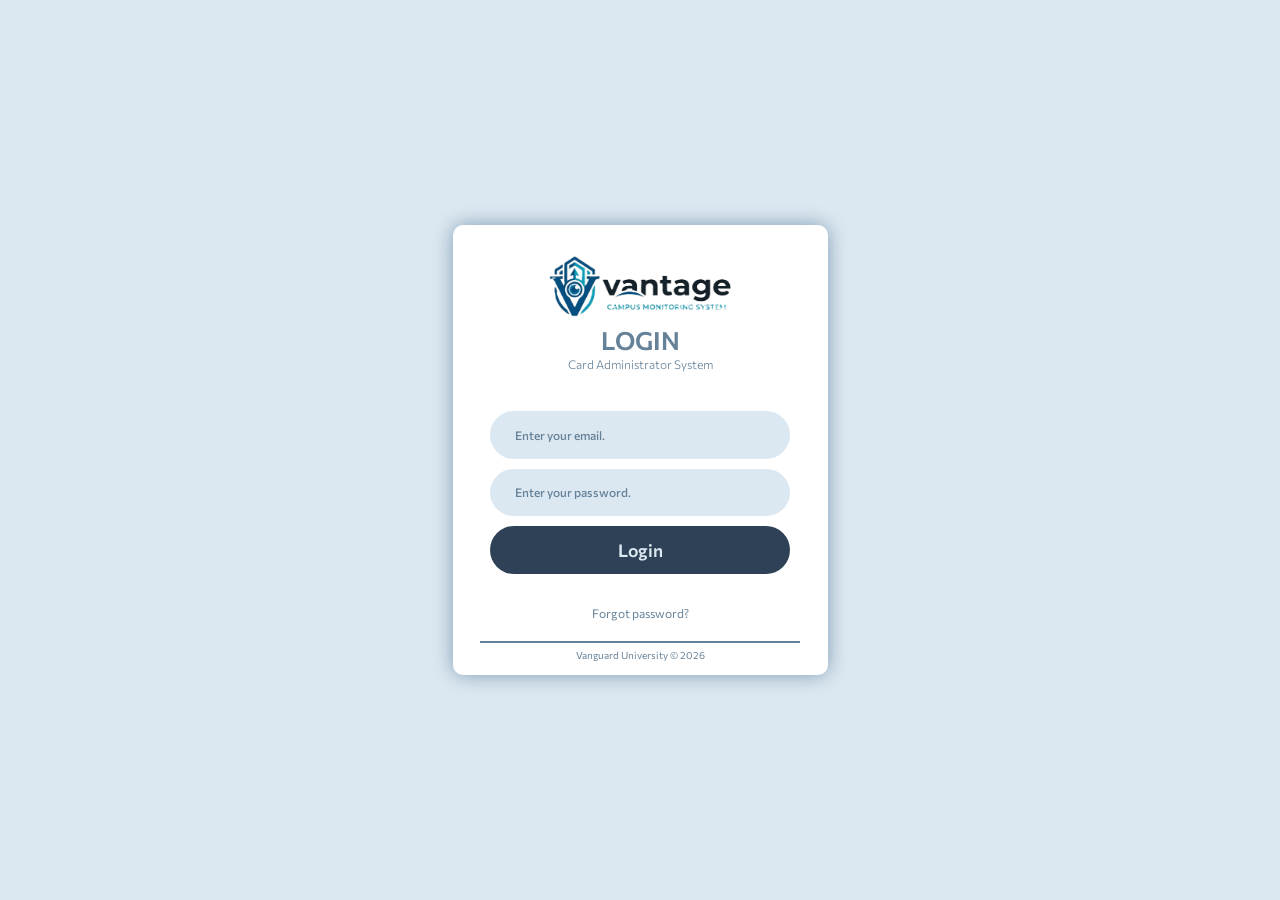
<file: Vantage/Frontend/pages/login.html>
<!DOCTYPE html>
<html lang="en">
<head>
    <meta charset="UTF-8">
    <meta name="viewport" content="width=device-width, initial-scale=1.0">
    <title>Vantage</title>
    <link rel="icon" href="../assets/small logo with circle.png">
    <link rel="stylesheet" href="../css/login.css">
    <link rel="preconnect" href="https://fonts.googleapis.com">
    <link rel="preconnect" href="https://fonts.gstatic.com" crossorigin>
    <link
        href="https://fonts.googleapis.com/css2?family=Commissioner:wght@100..900&family=Zalando+Sans+SemiExpanded:ital,wght@0,200..900;1,200..900&display=swap"
        rel="stylesheet">
    <link href='https://unpkg.com/boxicons@2.1.4/css/boxicons.min.css' rel='stylesheet'>
    <link rel="stylesheet" href="https://maxcdn.bootstrapcdn.com/font-awesome/4.7.0/css/font-awesome.min.css"></link> 
</head>
<body>
        <div id="login" class="login">
            <img src="../assets/big logo.png" alt="Logo">
            <h2>LOGIN</h2>
            <p>Card Administrator System</p>
            <form id="loginForm" onsubmit="event.preventDefault(); login();">
                    <input type="email" id="email" placeholder="Enter your email."><br>
                    <input type="password" id="password" placeholder="Enter your password."> <br>
                    <button type="submit">Login</button><br>
                    <a href="#">Forgot password?</a>
            </form>
            <hr>
            <footer>Vanguard University © 2026</footer>
        </div> 

        <script src="../js/login.js"></script>
</body>
</html>
</file>
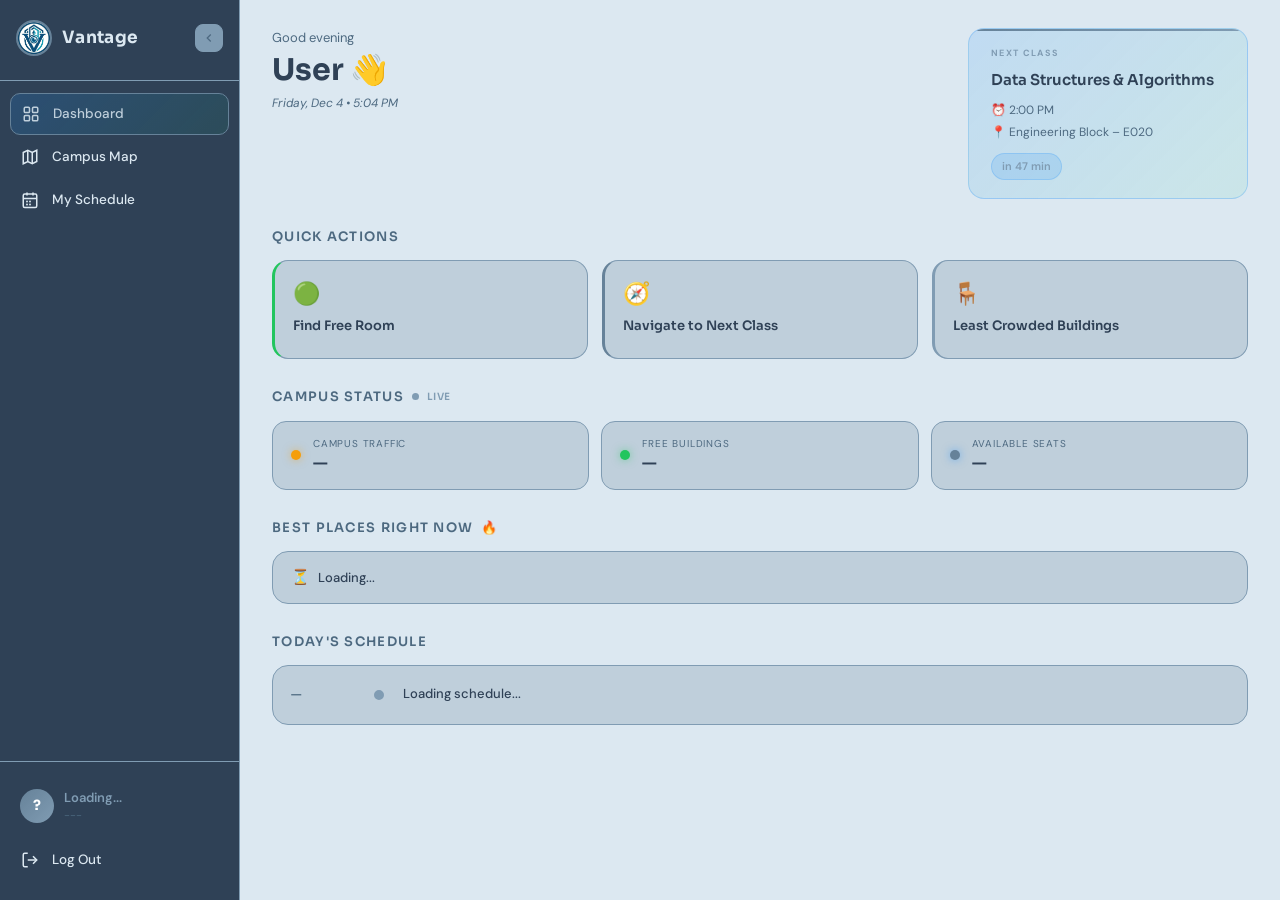
<file: Vantage/Frontend/pages/student-dashboard.html>
<!DOCTYPE html>
<html lang="en">
<head>
  <meta charset="UTF-8" />
  <meta name="viewport" content="width=device-width, initial-scale=1.0"/>
  <title>Vantage – Student Dashboard</title>
  <link rel="stylesheet" href="../css/student-dashboard.css" />
  <link href="https://fonts.googleapis.com/css2?family=Sora:wght@300;400;500;600;700&family=DM+Sans:ital,wght@0,300;0,400;0,500;1,300&display=swap" rel="stylesheet"/>
  <link rel="icon" href="../assets/small logo with circle.png">
</head>
<body>

  <!-- SIDEBAR -->
  <aside class="sidebar" id="sidebar">
    <div class="sidebar-top">
      <div class="logo-wrap">
        <img src="../assets/small logo with circle.png" alt="Vantage Logo" class="logo-img"/>
        <span class="logo-text">Vantage</span>
      </div>
      <button class="collapse-btn" id="collapseBtn" title="Toggle menu">
        <svg viewBox="0 0 24 24" fill="none" stroke="currentColor" stroke-width="2.2">
          <path d="M15 18l-6-6 6-6"/>
        </svg>
      </button>
    </div>

    <nav class="sidebar-nav">
      <a href="student-dashboard.html" class="nav-link active" data-label="Dashboard">
        <span class="nav-icon">
          <svg viewBox="0 0 24 24" fill="none" stroke="currentColor" stroke-width="2">
            <rect x="3" y="3" width="7" height="7" rx="1.5"/>
            <rect x="14" y="3" width="7" height="7" rx="1.5"/>
            <rect x="3" y="14" width="7" height="7" rx="1.5"/>
            <rect x="14" y="14" width="7" height="7" rx="1.5"/>
          </svg>
        </span>
        <span class="nav-label">Dashboard</span>
      </a>
      <a href="../student-map/map.html" class="nav-link" data-label="Campus Map">
        <span class="nav-icon">
          <svg viewBox="0 0 24 24" fill="none" stroke="currentColor" stroke-width="2">
            <polygon points="3,6 9,3 15,6 21,3 21,18 15,21 9,18 3,21"/>
            <line x1="9" y1="3" x2="9" y2="18"/>
            <line x1="15" y1="6" x2="15" y2="21"/>
          </svg>
        </span>
        <span class="nav-label">Campus Map</span>
      </a>
      <a href="student-timetable.html" class="nav-link" data-label="My Schedule">
        <span class="nav-icon">
          <svg viewBox="0 0 24 24" fill="none" stroke="currentColor" stroke-width="2">
            <rect x="3" y="4" width="18" height="18" rx="2"/>
            <line x1="16" y1="2" x2="16" y2="6"/>
            <line x1="8" y1="2" x2="8" y2="6"/>
            <line x1="3" y1="10" x2="21" y2="10"/>
            <line x1="8" y1="14" x2="8" y2="14" stroke-linecap="round" stroke-width="2.5"/>
            <line x1="12" y1="14" x2="12" y2="14" stroke-linecap="round" stroke-width="2.5"/>
            <line x1="8" y1="18" x2="8" y2="18" stroke-linecap="round" stroke-width="2.5"/>
            <line x1="12" y1="18" x2="12" y2="18" stroke-linecap="round" stroke-width="2.5"/>
          </svg>
        </span>
        <span class="nav-label">My Schedule</span>
      </a>
    </nav>

    <div class="sidebar-bottom">
      <div class="user-mini">
        <div class="avatar-sm">?</div>
        <div class="user-mini-info">
          <span class="user-mini-name">Loading...</span>
          <span class="user-mini-dept">---</span>
        </div>
      </div>
      <a href="#" class="nav-link logout" id="logout-btn">
        <span class="nav-icon">
          <svg viewBox="0 0 24 24" fill="none" stroke="currentColor" stroke-width="2">
            <path d="M9 21H5a2 2 0 01-2-2V5a2 2 0 012-2h4"/>
            <polyline points="16,17 21,12 16,7"/>
            <line x1="21" y1="12" x2="9" y2="12"/>
          </svg>
        </span>
        <span class="nav-label">Log Out</span>
      </a>
    </div>
  </aside>

  <!-- MAIN -->
  <main class="main" id="mainContent">

    <!-- SCROLLABLE MIDDLE SECTION -->
    <div class="scroll-wrapper">

      <!-- A. PERSONAL HEADER -->
      <section class="personal-header">
        <div class="greeting-block">
          <p class="greeting-sub" id="timeGreeting">Good afternoon</p>
          <h1 class="greeting-name">User <span class="wave">👋</span></h1>
          <p class="greeting-meta" id="liveTime">—</p>
        </div>
        <div class="next-class-card">
          <div class="next-class-badge">NEXT CLASS</div>
          <p class="next-class-title">Data Structures & Algorithms</p>
          <div class="next-class-meta">
            <span class="next-class-time">⏰ 2:00 PM</span>
            <span class="next-class-loc">📍 Engineering Block – E020</span>
          </div>
          <div class="next-class-countdown" id="countdown">in 47 min</div>
        </div>
      </section>

      <!-- B. SMART QUICK ACTIONS -->
      <section class="section-block">
        <h2 class="section-title">Quick Actions</h2>
        <div class="quick-actions">
          <button class="action-card green" id="action-free-room" onclick="pulse(this); showFreeRooms()">
            <div class="action-icon">🟢</div>
            <div class="action-label">Find Free Room</div>
          </button>
          <button class="action-card blue" id="action-navigate" onclick="pulse(this); showNextClassNav()">
            <div class="action-icon">🧭</div>
            <div class="action-label">Navigate to Next Class</div>
          </button>
          <button class="action-card teal" id="action-crowded" onclick="pulse(this); showLeastCrowded()">
            <div class="action-icon">🪑</div>
            <div class="action-label">Least Crowded Buildings</div>
          </button>
        </div>
      </section>

      <!-- C. LIVE CAMPUS STATUS -->
      <section class="section-block">
        <h2 class="section-title">Campus Status <span class="live-dot"></span><span class="live-text">Live</span></h2>
        <div class="status-strip" id="campus-status-strip">
          <div class="status-pill">
            <div class="status-indicator moderate" id="traffic-indicator"></div>
            <div>
              <div class="status-pill-label">Campus Traffic</div>
              <div class="status-pill-value" id="campus-traffic">—</div>
            </div>
          </div>
          <div class="status-pill">
            <div class="status-indicator free"></div>
            <div>
              <div class="status-pill-label">Free Buildings</div>
              <div class="status-pill-value" id="free-buildings">—</div>
            </div>
          </div>
          <div class="status-pill">
            <div class="status-indicator seats"></div>
            <div>
              <div class="status-pill-label">Available Seats</div>
              <div class="status-pill-value" id="available-seats">—</div>
            </div>
          </div>
        </div>
      </section>

      <!-- D. RECOMMENDED SPACES -->
      <section class="section-block">
        <h2 class="section-title">Best Places Right Now <span class="fire">🔥</span></h2>
        <div class="spaces-list" id="best-places-list">
          <div class="space-row">
            <div class="space-name">
              <span class="space-icon">⏳</span>
              <span>Loading...</span>
            </div>
          </div>
        </div>
      </section>

      <!-- E. TODAY'S SCHEDULE -->
      <section class="section-block">
        <h2 class="section-title">Today's Schedule</h2>
        <div class="schedule-list">
          <div class="sched-item">
            <div class="sched-time">—</div>
            <div class="sched-line"><div class="sched-dot"></div></div>
            <div class="sched-info">
              <div class="sched-course">Loading schedule...</div>
              <div class="sched-room"></div>
            </div>
            <div class="sched-status"></div>
          </div>
        </div>
      </section>

    </div><!-- end scroll-wrapper -->
  </main>

  <!-- QUICK ACTION MODAL -->
  <div id="qa-overlay" class="qa-overlay hidden">
    <div class="qa-modal" id="qa-modal">
      <div class="qa-modal-header">
        <h2 id="qa-modal-title">Quick Action</h2>
        <button class="qa-close-btn" id="qa-close-btn">&times;</button>
      </div>
      <div class="qa-modal-body" id="qa-modal-body">
        <!-- Dynamic content injected here -->
      </div>
    </div>
  </div>

  <!-- LOGOUT CONFIRMATION -->
<div id="logout-overlay" class="logout-overlay hidden">
  <div class="logout-modal">
    
    <div class="logout-icon">
      <i class='bx bx-log-out-circle'></i>
    </div>

    <h2>Log Out?</h2>

    <p>
      Are you sure you want to leave the dashboard?
    </p>

    <div class="logout-actions">
      <button id="cancel-logout" class="cancel-btn">
        Cancel
      </button>

      <button id="confirm-logout" class="confirm-btn">
        Log Out
      </button>
    </div>

  </div>
</div>

  <script src="../js/student-dashboard.js"></script>
</body>
</html>
</file>
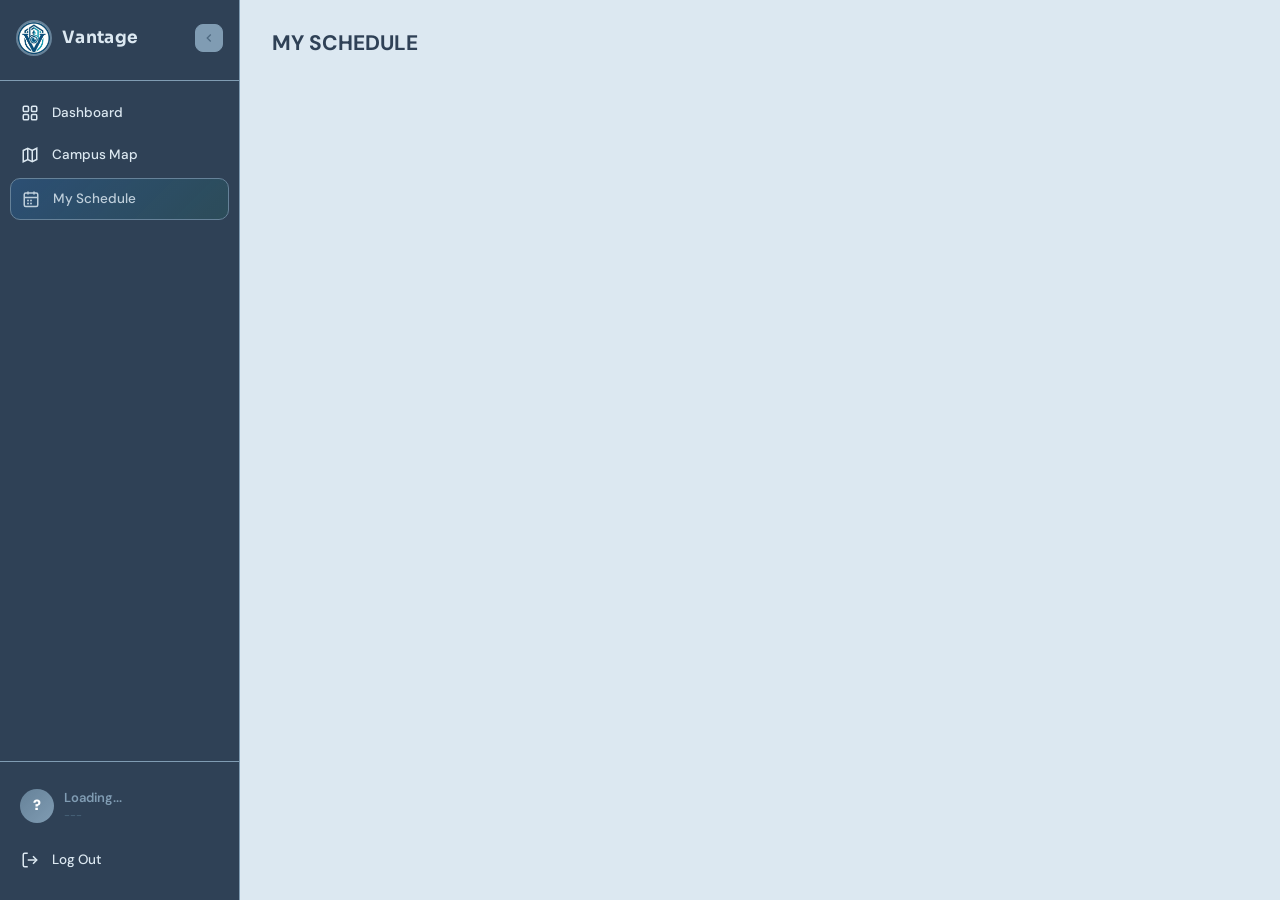
<file: Vantage/Frontend/pages/student-timetable.html>
<!DOCTYPE html>
<html lang="en">
<head>
  <meta charset="UTF-8" />
  <meta name="viewport" content="width=device-width, initial-scale=1.0"/>
  <title>Vantage – Student Dashboard</title>
  <link rel="stylesheet" href="../css/student-timetable.css" />
  <link href="https://fonts.googleapis.com/css2?family=Sora:wght@300;400;500;600;700&family=DM+Sans:ital,wght@0,300;0,400;0,500;1,300&display=swap" rel="stylesheet"/>
  <link rel="icon" href="../assets/small logo with circle.png">
</head>
<body>

  <!-- SIDEBAR -->
  <aside class="sidebar" id="sidebar">
    <div class="sidebar-top">
      <div class="logo-wrap">
        <img src="../assets/small logo with circle.png" alt="Vantage Logo" class="logo-img"/>
        <span class="logo-text">Vantage</span>
      </div>
      <button class="collapse-btn" id="collapseBtn" title="Toggle menu">
        <svg viewBox="0 0 24 24" fill="none" stroke="currentColor" stroke-width="2.2">
          <path d="M15 18l-6-6 6-6"/>
        </svg>
      </button>
    </div>

    <nav class="sidebar-nav">
      <a href="student-dashboard.html" class="nav-link" data-label="Dashboard">
        <span class="nav-icon">
          <svg viewBox="0 0 24 24" fill="none" stroke="currentColor" stroke-width="2">
            <rect x="3" y="3" width="7" height="7" rx="1.5"/>
            <rect x="14" y="3" width="7" height="7" rx="1.5"/>
            <rect x="3" y="14" width="7" height="7" rx="1.5"/>
            <rect x="14" y="14" width="7" height="7" rx="1.5"/>
          </svg>
        </span>
        <span class="nav-label">Dashboard</span>
      </a>
      <a href="../student-map/map.html" class="nav-link" data-label="Campus Map">
        <span class="nav-icon">
          <svg viewBox="0 0 24 24" fill="none" stroke="currentColor" stroke-width="2">
            <polygon points="3,6 9,3 15,6 21,3 21,18 15,21 9,18 3,21"/>
            <line x1="9" y1="3" x2="9" y2="18"/>
            <line x1="15" y1="6" x2="15" y2="21"/>
          </svg>
        </span>
        <span class="nav-label">Campus Map</span>
      </a>
      <a href="student-timetable.html" class="nav-link active" data-label="My Schedule">
        <span class="nav-icon">
          <svg viewBox="0 0 24 24" fill="none" stroke="currentColor" stroke-width="2">
            <rect x="3" y="4" width="18" height="18" rx="2"/>
            <line x1="16" y1="2" x2="16" y2="6"/>
            <line x1="8" y1="2" x2="8" y2="6"/>
            <line x1="3" y1="10" x2="21" y2="10"/>
            <line x1="8" y1="14" x2="8" y2="14" stroke-linecap="round" stroke-width="2.5"/>
            <line x1="12" y1="14" x2="12" y2="14" stroke-linecap="round" stroke-width="2.5"/>
            <line x1="8" y1="18" x2="8" y2="18" stroke-linecap="round" stroke-width="2.5"/>
            <line x1="12" y1="18" x2="12" y2="18" stroke-linecap="round" stroke-width="2.5"/>
          </svg>
        </span>
        <span class="nav-label">My Schedule</span>
      </a>
    </nav>

    <div class="sidebar-bottom">
      <div class="user-mini">
        <div class="avatar-sm">?</div>
        <div class="user-mini-info">
          <span class="user-mini-name">Loading...</span>
          <span class="user-mini-dept">---</span>
        </div>
      </div>
      <a href="#" class="nav-link logout" id="logout-btn">
        <span class="nav-icon">
          <svg viewBox="0 0 24 24" fill="none" stroke="currentColor" stroke-width="2">
            <path d="M9 21H5a2 2 0 01-2-2V5a2 2 0 012-2h4"/>
            <polyline points="16,17 21,12 16,7"/>
            <line x1="21" y1="12" x2="9" y2="12"/>
          </svg>
        </span>
        <span class="nav-label">Log Out</span>
      </a>
    </div>
  </aside>

  <!-- MAIN -->
  <main class="main" id="mainContent">

    <!-- SCROLLABLE MIDDLE SECTION -->
    <div class="scroll-wrapper">
      <!-- A. PERSONAL HEADER -->
      <section class="personal-header">
        <div class="greeting-block">
          <h1 class="greeting-name">MY SCHEDULE</h1>
        </div>
      </section>
    </div>

     <div id="timetableGrid" class="timetable-grid"></div>

  </main>

  <!-- LOGOUT CONFIRMATION -->
<div id="logout-overlay" class="logout-overlay hidden">
  <div class="logout-modal">
    
    <div class="logout-icon">
      <i class='bx bx-log-out-circle'></i>
    </div>

    <h2>Log Out?</h2>

    <p>
      Are you sure you want to leave the dashboard?
    </p>

    <div class="logout-actions">
      <button id="cancel-logout" class="cancel-btn">
        Cancel
      </button>

      <button id="confirm-logout" class="confirm-btn">
        Log Out
      </button>
    </div>

  </div>
</div>

  <script src="../js/student-timetable.js"></script>
</body>
</html>
</file>
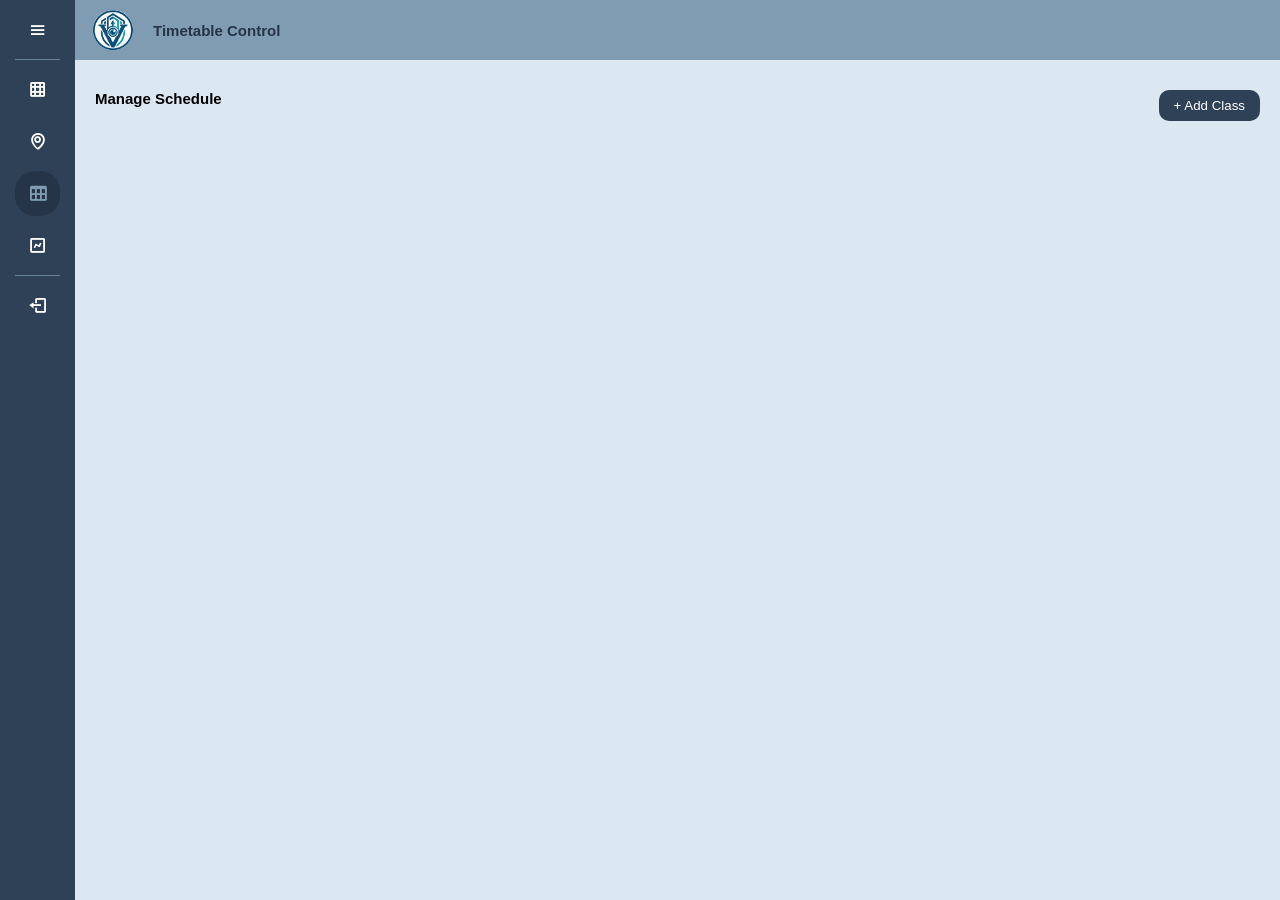
<file: Vantage/Frontend/pages/timetable.html>
<!DOCTYPE html>
<html lang="en">
<head>
    <meta charset="UTF-8">
    <meta name="viewport" content="width=device-width, initial-scale=1.0">
    <title>Admin Timetable</title>

    <link rel="stylesheet" href="../css/timetable.css">
    <link href='https://unpkg.com/boxicons@2.1.4/css/boxicons.min.css' rel='stylesheet'>
</head>

<body>

<!-- SIDEBAR -->
<div class="menu-bar close">
    <ul>
        <li>
            <a id="toggle">
                <i class='bx bx-menu'></i>
                <span>Menu</span>
            </a>
            <hr>
        </li>

        <li>
            <a href="dashboard.html">
                <i class='bx bx-grid'></i>
                <span>Dashboard</span>
            </a>
        </li>

        <li>
            <a href="../campus-map/map.html">
                <i class='bx bx-map'></i>
                <span>Map</span>
            </a>
        </li>

        <li>
            <a href="timetable.html" class="active">
                <i class='bx bx-table'></i>
                <span>Timetable</span>
            </a>
        </li>

        <li>
            <a href="analytics.html">
                <i class='bx bx-chart'></i>
                <span>Analytics</span>
            </a>
        </li>

        <li>
            <hr>
            <a href="#" class="nav-link logout" id="logout-btn">
                <i class='bx bx-log-out'></i>
                <span>Log Out</span>
            </a>
        </li>
    </ul>
</div>

<!-- MAIN -->
<div class="main-dashboard">

<nav>
    <img src="../assets/small logo with circle.png">
    <h1>Timetable Control</h1>
</nav>

<div class="dashboard-grid">

    <!-- HEADER -->
    <div class="timetable-header">
        <h2>Manage Schedule</h2>
        <button id="addClassBtn">+ Add Class</button>
    </div>

    <!-- GRID -->
    <div id="timetableGrid" class="timetable-grid"></div>

</div>

</div>

<!-- ADD / EDIT MODAL -->
<div id="classModal" class="modal hidden">
    <div class="modal-content">

        <h2 id="modalTitle">Add Class</h2>

        <input id="courseCode" placeholder="Course Code (COS 202)">
        <input id="courseTitle" placeholder="Course Title">
        <input id="lecturer" placeholder="Lecturer Name">

        <select id="venue"></select>

        <select id="day">
            <option>Monday</option>
            <option>Tuesday</option>
            <option>Wednesday</option>
            <option>Thursday</option>
            <option>Friday</option>
        </select>

        <select id="time">
            <option>9-11</option>
            <option>11-13</option>
            <option>13-15</option>
            <option>15-17</option>
        </select>

        <div class="modal-actions">
            <button id="saveBtn">Save</button>
            <button id="deleteBtn" class="danger hidden">Delete</button>
            <button onclick="closeModal()">Cancel</button>
        </div>

    </div>
</div>

<!-- LOGOUT CONFIRMATION -->
<div id="logout-overlay" class="logout-overlay hidden">
  <div class="logout-modal">
    
    <div class="logout-icon">
      <i class='bx bx-log-out-circle'></i>
    </div>

    <h2>Log Out?</h2>

    <p>
      Are you sure you want to leave the dashboard?
    </p>

    <div class="logout-actions">
      <button id="cancel-logout" class="cancel-btn">
        Cancel
      </button>

      <button id="confirm-logout" class="confirm-btn">
        Log Out
      </button>
    </div>

  </div>
</div>

<script src="../js/timetable.js"></script>

</body>
</html>
</file>
<file: Vantage/Frontend/css/login.css>
:root {
    --base-clr: #2f4156;
    --pale-base-clr: hsl(212, 28%, 37%);
    --dark-base-clr: hsl(212, 30%, 21%);
    --accent-clr: #668299;
    --half-accent-clr: #bfcfdb;
    --pale-accent-clr: hsl(207, 25%, 60%);
    --dark-accent-clr: hsl(207, 25%, 40%);
    --text-clr: #ffffff;
    --bg-clr: #dce8f1;
    --overlay-clr: rgba(38, 52, 71, 0.75);
    --pale-overlay-clr: hsla(212, 30%, 50%, 0.25);
}

* {
    font-family: "Commissioner", sans-serif;
    margin: 0;
    padding: 0;
    box-sizing: border-box;
}

html {
    font-size: 10px;
}
body{
    display: flex;
    background-color: var(--bg-clr);
    font-size: 14px;
    align-items: center;
    justify-content: center;
    height: 100vh;
}

.login {
    background-color: var(--text-clr);
    border-radius: 10px;
    padding: min(5%, 3rem) min(5%, 1rem);
    box-shadow: 0 0 20px var(--pale-accent-clr);
    display: flex;
    flex-direction: column;
    align-items: center;
    width: min(37.5rem, 90%);
    height: 45rem;

    img {
    width: min(250px, 80%);
    height: auto;
    }
    h2 {
    color: var(--accent-clr);
    font-weight: 600;
    font-size: 2.5rem;
    margin: 7px 0px 2px;
    }
    hr {
        border: solid .65px var(--accent-clr);
        margin: 2rem 0 .5rem;
        width: 90%;
    }
    a {
        color: var(--accent-clr);
        text-decoration: none;
        font-size: 1.2rem;
    }
    p {
    margin: 0;
    color: var(--accent-clr);
    font-size: 1.2rem;
    font-weight: 300;
    }
    footer {
        color: var(--accent-clr);
        font-size: 10px;
        text-align: center;
        margin: .1rem;
    }
    form {
    text-align: center;
    width: 100%;

    input {
    width: min(30rem, 90%);
    height: 4.75rem;
    padding: 0 7%;
    border: none;
    border-radius: 30px;
    background-color: var(--bg-clr);
    outline: none;
    font-size: 1.2rem;

    &:focus {
    color: var(--base-clr);
    border: solid .75px var(--accent-clr);
    }
    &::placeholder {
    color: var(--accent-clr);
    font-weight: 500;
    }
    &:focus::placeholder {
    color: var(--base-clr);
    }
    }
    button {
        border: none;
        border-radius: 30px;
        background-color: var(--base-clr);
        color: var(--bg-clr);
        width: min(30rem, 90%);
        height: 4.75rem;
        font-size: 1.75rem;
        font-weight: 600;
        padding: 0 2rem;
        line-height: 3rem;
        margin-bottom: 3rem;
        
        &:hover{
            background-color: var(--dark-accent-clr);
            color: var(--text-clr);
        }
    }
    }
    
}
#email {
    margin-top: 4rem;
}
#password,
.login form button {
    margin-top: 1rem;
}
</file>
<file: Vantage/Frontend/css/student-dashboard.css>
@import url('https://fonts.googleapis.com/css2?family=Sora:wght@300;400;500;600;700&family=DM+Sans:ital,wght@0,300;0,400;0,500;1,300&display=swap');

/* ─── VARIABLES ─── */
:root {
    --base-clr: #2f4156;
    --pale-base-clr: hsl(212, 28%, 37%);
    --dark-base-clr: hsl(212, 30%, 21%);
    --accent-clr: #668299;
    --half-accent-clr: #bfcfdb;
    --pale-accent-clr: hsl(207, 25%, 60%);
    --dark-accent-clr: hsl(207, 25%, 40%);
    --text-clr: #ffffff;
    --bg-clr: #dce8f1;
    --overlay-clr: rgba(38, 52, 71, 0.75);
    --pale-overlay-clr: hsla(212, 30%, 50%, 0.25);
    --sidebar-w: 240px;
    --sidebar-collapsed: 68px;
    --transition: 0.3s cubic-bezier(0.4, 0, 0.2, 1);
}

/* ─── RESET ─── */
*, *::before, *::after { box-sizing: border-box; margin: 0; padding: 0; }
html, body { height: 100%; overflow: hidden; }

body {
  font-family: 'DM Sans', sans-serif;
  background: var(--bg-clr);
  color: var(--base-clr);
  display: flex;
  font-size: 14px;
  line-height: 1.5;
}

/* ─── SIDEBAR ─── */
.sidebar {
  width: var(--sidebar-w);
  min-width: var(--sidebar-w);
  height: 100vh;
  background: var(--base-clr);
  border-right: 1px solid var(--pale-accent-clr);
  display: flex;
  flex-direction: column;
  padding: 20px 0;
  transition: width var(--transition), min-width var(--transition);
  overflow: hidden;
  position: relative;
  z-index: 100;
  flex-shrink: 0;
}

.sidebar.collapsed {
  width: var(--sidebar-collapsed);
  min-width: var(--sidebar-collapsed);
}

/* Logo */
.sidebar-top {
  display: flex;
  align-items: center;
  justify-content: space-between;
  padding: 0 16px 24px;
  border-bottom: 1px solid var(--pale-accent-clr);
  margin-bottom: 12px;
  gap: 8px;
}

.logo-wrap {
  display: flex;
  align-items: center;
  gap: 10px;
  overflow: hidden;
  flex: 1;
}

.logo-img {
  width: 36px;
  height: 36px;
  border-radius: 50%;
  object-fit: cover;
  flex-shrink: 0;
  border: 2px solid var(--accent-clr);
}

.logo-text {
  font-family: 'Sora', sans-serif;
  font-weight: 700;
  font-size: 17px;
  color: var(--bg-clr);
  white-space: nowrap;
  letter-spacing: 0.02em;
  opacity: 1;
  transition: opacity var(--transition);
}

.sidebar.collapsed .logo-text { opacity: 0; width: 0; }

/* Collapse Button */
.collapse-btn {
  background: var(--pale-accent-clr);
  border: 1px solid var(--pale-accent-clr);
  color: var(--dark-accent-clr);
  width: 28px;
  height: 28px;
  border-radius: 8px;
  cursor: pointer;
  display: flex;
  align-items: center;
  justify-content: center;
  flex-shrink: 0;
  transition: all var(--transition);
}

.collapse-btn:hover { background: var(--accent-clr); color: var(--text-clr); border-color: var(--accent-clr); }
.collapse-btn svg { width: 14px; height: 14px; transition: transform var(--transition); }
.sidebar.collapsed .collapse-btn svg { transform: rotate(180deg); }

/* Nav */
.sidebar-nav {
  flex: 1;
  display: flex;
  flex-direction: column;
  gap: 2px;
  padding: 0 10px;
}

.nav-link {
  display: flex;
  align-items: center;
  gap: 12px;
  padding: 10px 10px;
  border-radius: 10px;
  color: var(--bg-clr);
  text-decoration: none;
  font-size: 13.5px;
  font-weight: 500;
  transition: all var(--transition);
  white-space: nowrap;
  overflow: hidden;
  position: relative;
}

.nav-link:hover { background: var(--pale-accent-clr); color: var(--base-clr); }
.nav-link.active {
  background: linear-gradient(135deg, rgba(29,140,248,0.18), rgba(10,207,131,0.08));
  color: var(--half-accent-clr);
  border: 1px solid var(--accent-clr);
}

.nav-icon {
  width: 20px;
  height: 20px;
  flex-shrink: 0;
  display: flex;
  align-items: center;
  justify-content: center;
}

.nav-icon svg { width: 18px; height: 18px; }
.nav-label { opacity: 1; transition: opacity var(--transition); }
.sidebar.collapsed .nav-label { opacity: 0; pointer-events: none; }

/* Tooltip for collapsed state */
.sidebar.collapsed .nav-link {
  position: relative;
}
.sidebar.collapsed .nav-link::after {
  content: attr(data-label);
  position: absolute;
  left: calc(100% + 14px);
  top: 50%;
  transform: translateY(-50%);
  background: var(--pale-accent-clr);
  border: 1px solid var(--pale-accent-clr);
  color: var(--base-clr);
  font-size: 12px;
  padding: 5px 10px;
  border-radius: 7px;
  white-space: nowrap;
  opacity: 0;
  pointer-events: none;
  transition: opacity 0.15s;
  z-index: 999;
}
.sidebar.collapsed .nav-link:hover::after { opacity: 1; }

/* Sidebar bottom */
.sidebar-bottom {
  padding: 16px 10px 0;
  border-top: 1px solid var(--pale-accent-clr);
  display: flex;
  flex-direction: column;
  gap: 6px;
}

.user-mini {
  display: flex;
  align-items: center;
  gap: 10px;
  padding: 10px 10px;
  overflow: hidden;
  transition: opacity var(--transition);
}

.sidebar.collapsed .user-mini { opacity: 0; height: 0; padding: 0; overflow: hidden; }

.avatar-sm {
  width: 34px;
  height: 34px;
  border-radius: 50%;
  background: linear-gradient(135deg, var(--accent-clr), var(--pale-accent-clr));
  color: #fff;
  display: flex;
  align-items: center;
  justify-content: center;
  font-family: 'Sora', sans-serif;
  font-weight: 700;
  font-size: 14px;
  flex-shrink: 0;
}

.user-mini-info { overflow: hidden; }
.user-mini-name { display: block; font-size: 13px; font-weight: 600; color: var(--pale-accent-clr); }
.user-mini-dept { display: block; font-size: 11px; color: var(--dark-accent-clr); }

.nav-link.logout:hover { background: rgba(255,107,107,0.12); color: #ff6b6b; }

/* ─── MAIN ─── */
.main {
  flex: 1;
  height: 100vh;
  display: flex;
  flex-direction: column;
  overflow: hidden;
  transition: all var(--transition);
}

/* ─── SCROLL WRAPPER ─── */
.scroll-wrapper {
  flex: 1;
  overflow-y: auto;
  padding: 28px 32px 40px;
  display: flex;
  flex-direction: column;
  gap: 28px;
  scroll-behavior: smooth;
}

/* Custom scrollbar */
.scroll-wrapper::-webkit-scrollbar { width: 5px; }
.scroll-wrapper::-webkit-scrollbar-track { background: transparent; }
.scroll-wrapper::-webkit-scrollbar-thumb {
  background: var(--pale-accent-clr);
  border-radius: 10px;
}
.scroll-wrapper::-webkit-scrollbar-thumb:hover { background: var(--dark-accent-clr); }

/* ─── SECTION TITLES ─── */
.section-title {
  font-family: 'Sora', sans-serif;
  font-size: 13px;
  font-weight: 600;
  text-transform: uppercase;
  letter-spacing: 0.1em;
  color: var(--dark-accent-clr);
  margin-bottom: 14px;
  display: flex;
  align-items: center;
  gap: 8px;
}

.section-block { display: flex; flex-direction: column; }

/* ─── A. PERSONAL HEADER ─── */
.personal-header {
  display: flex;
  align-items: flex-start;
  justify-content: space-between;
  gap: 24px;
  flex-wrap: wrap;
}


.greeting-sub {
  font-size: 13px;
  color: var(--dark-accent-clr);
  font-weight: 400;
  margin-bottom: 4px;
}

.greeting-name {
  font-family: 'Sora', sans-serif;
  font-size: 30px;
  font-weight: 700;
  color: var(--base-clr);
  line-height: 1.2;
}

.wave { display: inline-block; animation: wave 2s ease-in-out infinite; transform-origin: 70% 70%; }
@keyframes wave {
  0%,100% { transform: rotate(0deg); }
  15%      { transform: rotate(18deg); }
  30%      { transform: rotate(-8deg); }
  45%      { transform: rotate(14deg); }
  60%      { transform: rotate(-4deg); }
}

.greeting-meta {
  margin-top: 6px;
  font-size: 12px;
  color: var(--dark-accent-clr);
  font-style: italic;
}

/* Next class card */
.next-class-card {
  background: linear-gradient(135deg, rgba(29,140,248,0.14), rgba(10,207,131,0.08));
  border: 1px solid rgba(29,140,248,0.25);
  border-radius: 16px;
  padding: 18px 22px;
  min-width: 280px;
  max-width: 340px;
  position: relative;
  overflow: hidden;
}

.next-class-card::before {
  content: '';
  position: absolute;
  top: 0; left: 0; right: 0;
  height: 2px;
  background: linear-gradient(90deg, var(--accent-clr), var(--pale-accent-clr));
}

.next-class-badge {
  font-size: 9px;
  font-weight: 700;
  letter-spacing: 0.15em;
  color: var(--pale-accent-clr);
  margin-bottom: 8px;
  text-transform: uppercase;
}

.next-class-title {
  font-family: 'Sora', sans-serif;
  font-size: 15px;
  font-weight: 600;
  color: var(--base-clr);
  margin-bottom: 10px;
}

.next-class-meta {
  display: flex;
  flex-direction: column;
  gap: 4px;
  font-size: 12px;
  color: var(--dark-accent-clr);
}

.next-class-countdown {
  display: inline-block;
  margin-top: 12px;
  font-size: 11px;
  font-weight: 600;
  background: rgba(29,140,248,0.15);
  color: var(--pale-accent-clr);
  padding: 4px 10px;
  border-radius: 20px;
  border: 1px solid rgba(29,140,248,0.2);
}

/* ─── B. QUICK ACTIONS ─── */
.quick-actions {
  display: grid;
  grid-template-columns: repeat(3, 1fr);
  gap: 14px;
}

.action-card {
  background: var(--half-accent-clr);
  border: 1px solid var(--pale-accent-clr);
  border-radius: 16px;
  padding: 20px 18px;
  cursor: pointer;
  text-align: left;
  transition: all 0.25s ease;
  position: relative;
  overflow: hidden;
}

.action-card::before {
  content: '';
  position: absolute;
  inset: 0;
  opacity: 0;
  transition: opacity 0.25s;
}

.action-card.green::before { background: radial-gradient(circle at 30% 30%, rgba(34,197,94,0.08), transparent 60%); }
.action-card.blue::before  { background: radial-gradient(circle at 30% 30%, rgba(29,140,248,0.1), transparent 60%); }
.action-card.teal::before  { background: radial-gradient(circle at 30% 30%, rgba(10,207,131,0.08), transparent 60%); }

.action-card:hover::before { opacity: 1; }
.action-card:hover { border-color: rgba(255,255,255,0.15); transform: translateY(-2px); box-shadow: 0 8px 24px rgba(0,0,0,0.3); }
.action-card:active { transform: translateY(0) scale(0.98); }

.action-card.green { border-left: 3px solid #22c55e; }
.action-card.blue  { border-left: 3px solid var(--accent-clr); }
.action-card.teal  { border-left: 3px solid var(--pale-accent-clr); }

.action-icon { font-size: 22px; margin-bottom: 10px; }
.action-label { font-family: 'Sora', sans-serif; font-size: 13px; font-weight: 600; color: var(--base-clr); margin-bottom: 4px; }

/* ─── C. LIVE STATUS ─── */
.live-dot {
  display: inline-block;
  width: 7px; height: 7px;
  border-radius: 50%;
  background: var(--pale-accent-clr);
  animation: blink 1.4s ease-in-out infinite;
}
@keyframes blink { 0%,100%{opacity:1} 50%{opacity:0.3} }

.live-text { font-size: 10px; color: var(--pale-accent-clr); font-weight: 600; letter-spacing: 0.05em; }

.status-strip {
  display: flex;
  gap: 12px;
  flex-wrap: wrap;
}

.status-pill {
  background: var(--half-accent-clr);
  border: 1px solid var(--pale-accent-clr);
  border-radius: 14px;
  padding: 14px 18px;
  display: flex;
  align-items: center;
  gap: 12px;
  flex: 1;
  min-width: 130px;
}

.status-indicator {
  width: 10px; height: 10px;
  border-radius: 50%;
  flex-shrink: 0;
}
.status-indicator.moderate { background: #f59e0b; box-shadow: 0 0 8px rgba(245,158,11,0.5); }
.status-indicator.free     { background: #22c55e; box-shadow: 0 0 8px rgba(34,197,94,0.5); }
.status-indicator.seats    { background: var(--accent-clr); box-shadow: 0 0 8px rgba(29,140,248,0.5); }

.status-pill-label { font-size: 10px; color: var(--dark-accent-clr); text-transform: uppercase; letter-spacing: 0.08em; }
.status-pill-value { font-family: 'Sora', sans-serif; font-size: 16px; font-weight: 700; color: var(--base-clr); }

/* ─── D. RECOMMENDED SPACES ─── */
.fire { font-size: 13px; }

.spaces-list {
  background: var(--half-accent-clr);
  border: 1px solid var(--pale-accent-clr);
  border-radius: 16px;
  overflow: hidden;
}

.space-row {
  display: flex;
  align-items: center;
  gap: 14px;
  padding: 14px 18px;
  border-bottom: 1px solid var(--pale-accent-clr);
  transition: background 0.2s;
}

.space-row:last-child { border-bottom: none; }
.space-row:hover { background: var(--pale-accent-clr); }

.space-name {
  display: flex;
  align-items: center;
  gap: 8px;
  min-width: 160px;
  font-size: 13px;
  font-weight: 500;
  color: var(--base-clr);
}

.space-icon { font-size: 15px; }

.space-bar-wrap {
  flex: 1;
  height: 5px;
  background: var(--pale-overlay-clr);
  border-radius: 10px;
  overflow: hidden;
}

.space-bar {
  height: 100%;
  width: var(--fill);
  background: var(--color);
  border-radius: 10px;
  animation: barIn 0.8s ease forwards;
  transform-origin: left;
}

@keyframes barIn { from { transform: scaleX(0); } to { transform: scaleX(1); } }

.space-pct {
  min-width: 60px;
  font-size: 12px;
  font-weight: 600;
  text-align: right;
}

.space-go {
  background: var(--pale-accent-clr);
  border: 1px solid var(--pale-accent-clr);
  color: var(--dark-accent-clr);
  font-size: 12px;
  font-weight: 600;
  padding: 5px 12px;
  border-radius: 8px;
  cursor: pointer;
  transition: all 0.2s;
  white-space: nowrap;
}

.space-go:hover { background: var(--accent-clr); border-color: var(--accent-clr); color: #fff; }

/* ─── E. SCHEDULE ─── */
.schedule-list {
  display: flex;
  flex-direction: column;
  gap: 0;
  background: var(--half-accent-clr);
  border: 1px solid var(--pale-accent-clr);
  border-radius: 16px;
  overflow: hidden;
  padding: 6px 0;
}

.sched-item {
  display: flex;
  align-items: center;
  gap: 14px;
  padding: 12px 18px;
  transition: background 0.2s;
}

.sched-item:hover { background: var(--pale-accent-clr); }

.sched-time {
  font-size: 11.5px;
  font-weight: 600;
  color: var(--dark-accent-clr);
  min-width: 64px;
  font-family: 'Sora', sans-serif;
}

.sched-line {
  display: flex;
  align-items: center;
  justify-content: center;
  width: 20px;
}

.sched-dot {
  width: 10px; height: 10px;
  border-radius: 50%;
  background: var(--pale-accent-clr);
  border: 2px solid var(--pale-accent-clr);
}

.sched-item.done .sched-dot { background: var(--dark-accent-clr); border-color: var(--dark-accent-clr); }
.sched-item.now .sched-dot  { background: var(--accent-clr); border-color: var(--accent-clr); }

.pulse-dot {
  animation: pulseDot 1.5s ease-in-out infinite;
}
@keyframes pulseDot {
  0%,100% { box-shadow: 0 0 0 0 rgba(29,140,248,0.5); }
  50%      { box-shadow: 0 0 0 6px rgba(29,140,248,0); }
}

.sched-info { flex: 1; }
.sched-course { font-size: 13px; font-weight: 500; color: var(--base-clr); margin-bottom: 2px; }
.sched-item.done .sched-course { color: var(--dark-accent-clr); text-decoration: line-through; }
.sched-room { font-size: 11px; color: var(--dark-accent-clr); }

.sched-status { font-size: 10px; font-weight: 700; letter-spacing: 0.05em; }
.sched-item.done .sched-status { color: var(--dark-accent-clr); }
.now-tag { color: var(--accent-clr); }
.upcoming-tag { color: #f59e0b; }

/* ─── F. ACTIVITY FEED ─── */
.feed-list {
  background: var(--half-accent-clr);
  border: 1px solid var(--pale-accent-clr);
  border-radius: 16px;
  overflow: hidden;
}

.feed-item {
  display: flex;
  align-items: center;
  gap: 12px;
  padding: 13px 18px;
  border-bottom: 1px solid var(--pale-accent-clr);
  transition: background 0.2s;
}

.feed-item:last-child { border-bottom: none; }
.feed-item:hover { background: var(--pale-accent-clr); }

.feed-dot {
  width: 8px; height: 8px;
  border-radius: 50%;
  flex-shrink: 0;
}
.feed-dot.yellow { background: #f59e0b; box-shadow: 0 0 6px rgba(245,158,11,0.5); }
.feed-dot.green  { background: #22c55e; box-shadow: 0 0 6px rgba(34,197,94,0.5); }
.feed-dot.blue   { background: var(--accent-clr); box-shadow: 0 0 6px rgba(29,140,248,0.5); }

.feed-text { flex: 1; font-size: 13px; color: var(--base-clr); }
.feed-time { font-size: 11px; color: var(--dark-accent-clr); white-space: nowrap; }

/* =========================
   LOGOUT MODAL
========================= */

.logout-overlay{
    position: fixed;
    inset: 0;
    background: rgba(0,0,0,0.45);

    display: flex;
    align-items: center;
    justify-content: center;

    z-index: 5000;
    backdrop-filter: blur(4px);
}

.logout-modal{
    width: min(90%, 380px);

    background: var(--text-clr);
    border-radius: 1rem;

    padding: 1.6rem;

    text-align: center;

    animation: popupAnim 0.25s ease;
    box-shadow: 0 15px 40px rgba(0,0,0,0.2);
}

.logout-icon{
    width: 70px;
    height: 70px;

    margin: 0 auto 1rem;

    border-radius: 50%;

    background: rgba(255, 107, 107, 0.12);

    display: flex;
    align-items: center;
    justify-content: center;
}

.logout-icon i{
    font-size: 2rem;
    color: #ff6b6b;
}

.logout-modal h2{
    color: var(--base-clr);
    margin-bottom: 0.4rem;
}

.logout-modal p{
    color: var(--dark-accent-clr);
    font-size: 0.95rem;
    line-height: 1.5;
}

.logout-actions{
    display: flex;
    gap: 0.8rem;

    margin-top: 1.5rem;
}

.logout-actions button{
    flex: 1;
    border: none;

    padding: 0.9rem;
    border-radius: 0.8rem;

    font-size: 0.95rem;
    font-weight: 600;

    cursor: pointer;
    transition: 0.2s ease;
}

.cancel-btn{
    background: var(--bg-clr);
    color: var(--base-clr);
}

.cancel-btn:hover{
    background: var(--half-accent-clr);
}

.confirm-btn{
    background: #ff6b6b;
    color: white;
}

.confirm-btn:hover{
    background: #e25555;
}

.hidden{
    display: none !important;
}

@keyframes popupAnim{
    from{
        opacity: 0;
        transform: translateY(15px) scale(0.96);
    }

    to{
        opacity: 1;
        transform: translateY(0) scale(1);
    }
}

/* ─── PULSE ANIMATION ─── */
@keyframes pulseRing {
  0%  { transform: scale(1); opacity: 1; }
  50% { transform: scale(1.04); opacity: 0.85; }
  100%{ transform: scale(1); opacity: 1; }
}

.action-card.pulsing { animation: pulseRing 0.3s ease; }

/* ─── QUICK ACTION MODAL ─── */
.qa-overlay {
    position: fixed;
    inset: 0;
    background: rgba(0,0,0,0.45);
    display: flex;
    align-items: center;
    justify-content: center;
    z-index: 4000;
    backdrop-filter: blur(4px);
}

.qa-modal {
    width: min(92%, 480px);
    max-height: 80vh;
    background: var(--text-clr);
    border-radius: 20px;
    overflow: hidden;
    animation: popupAnim 0.25s ease;
    box-shadow: 0 20px 60px rgba(0,0,0,0.25);
    display: flex;
    flex-direction: column;
}

.qa-modal-header {
    display: flex;
    align-items: center;
    justify-content: space-between;
    padding: 20px 24px 16px;
    border-bottom: 1px solid var(--pale-accent-clr);
}

.qa-modal-header h2 {
    font-family: 'Sora', sans-serif;
    font-size: 16px;
    font-weight: 700;
    color: var(--base-clr);
    margin: 0;
}

.qa-close-btn {
    background: var(--bg-clr);
    border: none;
    width: 32px;
    height: 32px;
    border-radius: 50%;
    font-size: 18px;
    color: var(--dark-accent-clr);
    cursor: pointer;
    display: flex;
    align-items: center;
    justify-content: center;
    transition: all 0.2s;
}

.qa-close-btn:hover {
    background: var(--half-accent-clr);
    color: var(--base-clr);
}

.qa-modal-body {
    padding: 20px 24px 24px;
    overflow-y: auto;
    max-height: 60vh;
}

.qa-modal-body::-webkit-scrollbar { width: 4px; }
.qa-modal-body::-webkit-scrollbar-thumb {
    background: var(--pale-accent-clr);
    border-radius: 10px;
}

/* Quick Action Result Items */
.qa-result-item {
    display: flex;
    align-items: center;
    gap: 14px;
    padding: 14px 16px;
    border-radius: 12px;
    background: var(--bg-clr);
    margin-bottom: 10px;
    transition: all 0.2s;
    border: 1px solid transparent;
}

.qa-result-item:last-child { margin-bottom: 0; }
.qa-result-item:hover {
    border-color: var(--pale-accent-clr);
    transform: translateX(4px);
}

.qa-result-icon {
    font-size: 22px;
    flex-shrink: 0;
}

.qa-result-info { flex: 1; }

.qa-result-name {
    font-family: 'Sora', sans-serif;
    font-size: 13px;
    font-weight: 600;
    color: var(--base-clr);
    margin-bottom: 3px;
}

.qa-result-detail {
    font-size: 11.5px;
    color: var(--dark-accent-clr);
}

.qa-result-badge {
    font-size: 10px;
    font-weight: 700;
    letter-spacing: 0.05em;
    padding: 4px 10px;
    border-radius: 20px;
    white-space: nowrap;
}

.qa-result-badge.green {
    background: rgba(34,197,94,0.12);
    color: #16a34a;
}

.qa-result-badge.amber {
    background: rgba(245,158,11,0.12);
    color: #d97706;
}

.qa-result-badge.red {
    background: rgba(239,68,68,0.12);
    color: #dc2626;
}

.qa-result-badge.blue {
    background: rgba(29,140,248,0.12);
    color: #1d8cf8;
}

.qa-nav-card {
    text-align: center;
    padding: 24px 20px;
    background: linear-gradient(135deg, rgba(29,140,248,0.08), rgba(10,207,131,0.06));
    border: 1px solid rgba(29,140,248,0.15);
    border-radius: 16px;
}

.qa-nav-icon { font-size: 36px; margin-bottom: 12px; }

.qa-nav-title {
    font-family: 'Sora', sans-serif;
    font-size: 16px;
    font-weight: 700;
    color: var(--base-clr);
    margin-bottom: 6px;
}

.qa-nav-meta {
    font-size: 12px;
    color: var(--dark-accent-clr);
    margin-bottom: 4px;
}

.qa-nav-btn {
    display: inline-block;
    margin-top: 16px;
    padding: 10px 24px;
    background: var(--accent-clr);
    color: #fff;
    border: none;
    border-radius: 10px;
    font-size: 13px;
    font-weight: 600;
    cursor: pointer;
    transition: all 0.2s;
}

.qa-nav-btn:hover {
    background: var(--dark-accent-clr);
    transform: translateY(-1px);
}

.qa-empty-state {
    text-align: center;
    padding: 30px 20px;
    color: var(--dark-accent-clr);
    font-size: 13px;
}

.qa-empty-icon { font-size: 32px; margin-bottom: 10px; }

/* ─── QUICK ACTION ENHANCEMENTS ─── */
.qa-back-btn {
    display: flex;
    align-items: center;
    gap: 8px;
    background: var(--bg-clr);
    border: 1px solid var(--pale-accent-clr);
    color: var(--dark-accent-clr);
    font-weight: 600;
    font-size: 12px;
    cursor: pointer;
    margin-bottom: 20px;
    padding: 6px 12px;
    border-radius: 8px;
    transition: all 0.2s;
}

.qa-back-btn:hover {
    background: var(--half-accent-clr);
    color: var(--base-clr);
}

.qa-room-grid {
    display: grid;
    grid-template-columns: repeat(auto-fill, minmax(110px, 1fr));
    gap: 12px;
}

.qa-room-pill {
    background: linear-gradient(135deg, #fff, var(--bg-clr));
    border: 1px solid var(--pale-accent-clr);
    padding: 12px;
    border-radius: 12px;
    text-align: center;
    font-weight: 700;
    font-family: 'Sora', sans-serif;
    color: var(--base-clr);
    box-shadow: 0 2px 4px rgba(0,0,0,0.02);
}

/* ─── RESPONSIVE ─── */
@media (max-width: 860px) {
  .quick-actions { grid-template-columns: 1fr 1fr; }
}
@media (max-width: 600px) {
  .scroll-wrapper { padding: 18px 16px 30px; }
  .quick-actions { grid-template-columns: 1fr; }
  .personal-header { flex-direction: column; }
  .next-class-card { max-width: 100%; min-width: 0; width: 100%; }
  .qa-modal { width: 95%; }
}
</file>
<file: Vantage/Frontend/css/student-timetable.css>
@import url('https://fonts.googleapis.com/css2?family=Sora:wght@300;400;500;600;700&family=DM+Sans:ital,wght@0,300;0,400;0,500;1,300&display=swap');

/* ─── VARIABLES ─── */
:root {
    --base-clr: #2f4156;
    --pale-base-clr: hsl(212, 28%, 37%);
    --dark-base-clr: hsl(212, 30%, 21%);
    --accent-clr: #668299;
    --half-accent-clr: #bfcfdb;
    --pale-accent-clr: hsl(207, 25%, 60%);
    --dark-accent-clr: hsl(207, 25%, 40%);
    --text-clr: #ffffff;
    --bg-clr: #dce8f1;
    --overlay-clr: rgba(38, 52, 71, 0.75);
    --pale-overlay-clr: hsla(212, 30%, 50%, 0.25);
    --sidebar-w: 240px;
    --sidebar-collapsed: 68px;
    --transition: 0.3s cubic-bezier(0.4, 0, 0.2, 1);
}

/* ─── RESET ─── */
*, *::before, *::after { box-sizing: border-box; margin: 0; padding: 0; }
html, body { height: 100%; overflow: hidden; }

body {
  font-family: 'DM Sans', sans-serif;
  background: var(--bg-clr);
  color: var(--base-clr);
  display: flex;
  font-size: 14px;
  line-height: 1.5;
}

/* ─── SIDEBAR ─── */
.sidebar {
  width: var(--sidebar-w);
  min-width: var(--sidebar-w);
  height: 100vh;
  background: var(--base-clr);
  border-right: 1px solid var(--pale-accent-clr);
  display: flex;
  flex-direction: column;
  padding: 20px 0;
  transition: width var(--transition), min-width var(--transition);
  overflow: hidden;
  position: relative;
  z-index: 100;
  flex-shrink: 0;
}

.sidebar.collapsed {
  width: var(--sidebar-collapsed);
  min-width: var(--sidebar-collapsed);
}

/* Logo */
.sidebar-top {
  display: flex;
  align-items: center;
  justify-content: space-between;
  padding: 0 16px 24px;
  border-bottom: 1px solid var(--pale-accent-clr);
  margin-bottom: 12px;
  gap: 8px;
}

.logo-wrap {
  display: flex;
  align-items: center;
  gap: 10px;
  overflow: hidden;
  flex: 1;
}

.logo-img {
  width: 36px;
  height: 36px;
  border-radius: 50%;
  object-fit: cover;
  flex-shrink: 0;
  border: 2px solid var(--accent-clr);
}

.logo-text {
  font-family: 'Sora', sans-serif;
  font-weight: 700;
  font-size: 17px;
  color: var(--bg-clr);
  white-space: nowrap;
  letter-spacing: 0.02em;
  opacity: 1;
  transition: opacity var(--transition);
}

.sidebar.collapsed .logo-text { opacity: 0; width: 0; }

/* Collapse Button */
.collapse-btn {
  background: var(--pale-accent-clr);
  border: 1px solid var(--pale-accent-clr);
  color: var(--dark-accent-clr);
  width: 28px;
  height: 28px;
  border-radius: 8px;
  cursor: pointer;
  display: flex;
  align-items: center;
  justify-content: center;
  flex-shrink: 0;
  transition: all var(--transition);
}

.collapse-btn:hover { background: var(--accent-clr); color: var(--text-clr); border-color: var(--accent-clr); }
.collapse-btn svg { width: 14px; height: 14px; transition: transform var(--transition); }
.sidebar.collapsed .collapse-btn svg { transform: rotate(180deg); }

/* Nav */
.sidebar-nav {
  flex: 1;
  display: flex;
  flex-direction: column;
  gap: 2px;
  padding: 0 10px;
}

.nav-link {
  display: flex;
  align-items: center;
  gap: 12px;
  padding: 10px 10px;
  border-radius: 10px;
  color: var(--bg-clr);
  text-decoration: none;
  font-size: 13.5px;
  font-weight: 500;
  transition: all var(--transition);
  white-space: nowrap;
  overflow: hidden;
  position: relative;
}

.nav-link:hover { background: var(--pale-accent-clr); color: var(--base-clr); }
.nav-link.active {
  background: linear-gradient(135deg, rgba(29,140,248,0.18), rgba(10,207,131,0.08));
  color: var(--half-accent-clr);
  border: 1px solid var(--accent-clr);
}

.nav-icon {
  width: 20px;
  height: 20px;
  flex-shrink: 0;
  display: flex;
  align-items: center;
  justify-content: center;
}

.nav-icon svg { width: 18px; height: 18px; }
.nav-label { opacity: 1; transition: opacity var(--transition); }
.sidebar.collapsed .nav-label { opacity: 0; pointer-events: none; }

/* Tooltip for collapsed state */
.sidebar.collapsed .nav-link {
  position: relative;
}
.sidebar.collapsed .nav-link::after {
  content: attr(data-label);
  position: absolute;
  left: calc(100% + 14px);
  top: 50%;
  transform: translateY(-50%);
  background: var(--pale-accent-clr);
  border: 1px solid var(--pale-accent-clr);
  color: var(--base-clr);
  font-size: 12px;
  padding: 5px 10px;
  border-radius: 7px;
  white-space: nowrap;
  opacity: 0;
  pointer-events: none;
  transition: opacity 0.15s;
  z-index: 999;
}
.sidebar.collapsed .nav-link:hover::after { opacity: 1; }

/* Sidebar bottom */
.sidebar-bottom {
  padding: 16px 10px 0;
  border-top: 1px solid var(--pale-accent-clr);
  display: flex;
  flex-direction: column;
  gap: 6px;
}

.user-mini {
  display: flex;
  align-items: center;
  gap: 10px;
  padding: 10px 10px;
  overflow: hidden;
  transition: opacity var(--transition);
}

.sidebar.collapsed .user-mini { opacity: 0; height: 0; padding: 0; overflow: hidden; }

.avatar-sm {
  width: 34px;
  height: 34px;
  border-radius: 50%;
  background: linear-gradient(135deg, var(--accent-clr), var(--pale-accent-clr));
  color: #fff;
  display: flex;
  align-items: center;
  justify-content: center;
  font-family: 'Sora', sans-serif;
  font-weight: 700;
  font-size: 14px;
  flex-shrink: 0;
}

.user-mini-info { overflow: hidden; }
.user-mini-name { display: block; font-size: 13px; font-weight: 600; color: var(--pale-accent-clr); }
.user-mini-dept { display: block; font-size: 11px; color: var(--dark-accent-clr); }

.nav-link.logout:hover { background: rgba(255,107,107,0.12); color: #ff6b6b; }

/* ─── MAIN ─── */
.main {
  flex: 1;
  height: 100vh;
  display: flex;
  flex-direction: column;
  overflow: hidden;
  transition: all var(--transition);
}

/* ─── SCROLL WRAPPER ─── */
.scroll-wrapper {
  padding: 28px 32px 40px;
  flex-direction: column;
  gap: 28px;
  scroll-behavior: smooth;
}

/* TOPBAR */
.topbar {
  padding: 20px;
  background: white;
  border-bottom: 1px solid #ddd;
}

/* GRID */
.timetable-grid {
  display: grid;
  grid-template-columns: 90px repeat(5, 1fr);
  margin: 20px;
  background: white;
  border-radius: 12px;
  overflow: hidden;
}

/* HEADERS */
.grid-header {
  background: var(--base-clr);
  color: white;
  text-align: center;
  padding: 10px;
  font-size: 13px;
}

/* TIME */
.time-cell {
  background: var(--pale-accent-clr);
  text-align: center;
  padding: 10px;
  font-weight: 600;
  color: var(--bg-clr);
}

/* CELLS */
.grid-cell {
  border: 1px solid #eee;
  min-height: 140px;
  padding: 6px;
}

/* CLASS BLOCK */
.class-block {
  background: #fff;
  border-left: 6px solid #f0f0f0; /* Default faded gray */
  padding: 8px;
  border-radius: 10px;
  font-size: 12px;
  line-height: 1.3;
  box-shadow: 0 4px 12px rgba(0,0,0,0.05);
  transition: transform 0.2s ease, box-shadow 0.2s ease;
}

.class-block:hover {
  transform: translateY(-2px);
  box-shadow: 0 6px 15px rgba(0,0,0,0.1);
}

/* COLORS MATCHING IMAGE (FADED) */
.cos { border-color: #A9C9D9; }
.gst { border-color: #B7E4C7; }
.ins { border-color: #FBC4AB; }
.ift { border-color: #DEC9E9; }
.mth { border-color: #FFD8BE; }
.ent { border-color: #FFADAD; }
.csc { border-color: #A9D9D9; }
.eng { border-color: #D9D9A9; }
.phy { border-color: #A9A9D9; }
.chm { border-color: #D9A9D9; }
.bio { border-color: #A9D9A9; }
.gen { border-color: #D9C9A9; }

/* EMPTY */
.empty {
  display: flex;
  justify-content: center;
  align-items: center;
  color: #aaa;
  font-size: 12px;
}

/* =========================
   LOGOUT MODAL
========================= */

.logout-overlay{
    position: fixed;
    inset: 0;
    background: rgba(0,0,0,0.45);

    display: flex;
    align-items: center;
    justify-content: center;

    z-index: 5000;
    backdrop-filter: blur(4px);
}

.logout-modal{
    width: min(90%, 380px);

    background: var(--text-clr);
    border-radius: 1rem;

    padding: 1.6rem;

    text-align: center;

    animation: popupAnim 0.25s ease;
    box-shadow: 0 15px 40px rgba(0,0,0,0.2);
}

.logout-icon{
    width: 70px;
    height: 70px;

    margin: 0 auto 1rem;

    border-radius: 50%;

    background: rgba(255, 107, 107, 0.12);

    display: flex;
    align-items: center;
    justify-content: center;
}

.logout-icon i{
    font-size: 2rem;
    color: #ff6b6b;
}

.logout-modal h2{
    color: var(--base-clr);
    margin-bottom: 0.4rem;
}

.logout-modal p{
    color: var(--dark-accent-clr);
    font-size: 0.95rem;
    line-height: 1.5;
}

.logout-actions{
    display: flex;
    gap: 0.8rem;

    margin-top: 1.5rem;
}

.logout-actions button{
    flex: 1;
    border: none;

    padding: 0.9rem;
    border-radius: 0.8rem;

    font-size: 0.95rem;
    font-weight: 600;

    cursor: pointer;
    transition: 0.2s ease;
}

.cancel-btn{
    background: var(--bg-clr);
    color: var(--base-clr);
}

.cancel-btn:hover{
    background: var(--half-accent-clr);
}

.confirm-btn{
    background: #ff6b6b;
    color: white;
}

.confirm-btn:hover{
    background: #e25555;
}

.hidden{
    display: none;
}

@keyframes popupAnim{
    from{
        opacity: 0;
        transform: translateY(15px) scale(0.96);
    }

    to{
        opacity: 1;
        transform: translateY(0) scale(1);
    }
}
</file>
<file: Vantage/Frontend/css/timetable.css>
:root {
    --base-clr: #2f4156;
    --pale-base-clr: hsl(212, 28%, 37%);
    --dark-base-clr: hsl(212, 30%, 21%);
    --accent-clr: #668299;
    --half-accent-clr: #bfcfdb;
    --pale-accent-clr: hsl(207, 25%, 60%);
    --dark-accent-clr: hsl(207, 25%, 40%);
    --text-clr: #ffffff;
    --bg-clr: #dce8f1;
    --overlay-clr: rgba(38, 52, 71, 0.75);
    --pale-overlay-clr: hsla(212, 30%, 50%, 0.25);
}
* {
    font-family: "Commissioner", sans-serif;
    margin: 0;
    padding: 0;
    box-sizing: border-box;
}
html {
    font-size: 10px;
}
body{
    height: minmax(100%, fit-content);
    background-color: var(--bg-clr);
    display: grid;
    grid-template-columns: auto 1fr;    
    height: 100%;
    overflow: scroll;
}
.menu-bar{
    background-color: var(--base-clr);
    color: var(--text-clr);
    width: 250px;
    height: 100vh;
    box-sizing: border-box;
    padding: 0 1em;
    position: sticky;
    top: 0;
    align-self: self-start;
    display: flex;
    justify-content: center;
    transition: 300ms ease-in-out;
    text-wrap: nowrap;

    &.close{
    width: 75px;
    padding: 0 2.5px;
    text-wrap: no-wrap;

    span{
    display: none;
    }
    a{
    width: 45px;
    margin: 7px auto;    
    }
    }
    ul {
        margin-top: 0;
        list-style-type: none;
        padding: 0;
    }
    a {
        color: var(--text-clr);
        text-decoration: none;
        display: flex;
        gap: 1em;
        align-items: center;
        width: 200px;
        height: 45px;
        padding: 10px;
        margin: 7px;
        border-radius: 20px;
        transition: 450ms ease-out;
        font-size: 1.5rem;

        &.active {
        background-color: var(--dark-base-clr);
        color: var(--pale-accent-clr);
        }
        &:hover:not(.active) {
        background-color: var(--pale-base-clr);
        }
    }
    i{
    font-size: 20px;
    padding: 2.5px;
    flex-shrink: 0;
    } 
    hr{
    width: 100%;
    background-color: var(--accent-clr);
    border: none;
    height: .65px;
    }
}
.main-dashboard{
    gap: 1rem;
    display: grid;
    grid-template-columns: 1fr;
    grid-template-rows: auto 1fr;
}
nav {
    background: var(--pale-accent-clr);
    width: 100%;
    height: 6rem;
    display: flex;
    align-items: center;
    padding: 1% 1.5%;
    margin: 0;
    position: sticky;
    top: 0;
    img{
        height: 40px;
        width: 40px;
        border-radius: 50%;
    }
    h1{
        color: var(--dark-base-clr);
        margin: 0 2rem;
    }
    span{
        margin-left: auto;
        display: flex;
        align-items: center;
    }
    i{
        font-size: 40px;
        color: var(--dark-base-clr);

        &:hover{
        color: var(--accent-clr);
    }
    }
}
/* HEADER */
.timetable-header {
    display: flex;
    justify-content: space-between;
    margin: 2rem;
}

.timetable-header button {
    background: var(--base-clr);
    color: white;
    border: none;
    padding: 8px 15px;
    border-radius: 10px;
    cursor: pointer;
}

/* GRID */
.timetable-grid {
    display: grid;
    grid-template-columns: 100px repeat(5, 1fr);
    background: white;
    border-radius: 10px;
    overflow: hidden;
    margin: 2rem;
}

/* HEADERS */
.grid-header {
    background: var(--base-clr);
    color: white;
    padding: 10px;
    text-align: center;
}

/* TIME */
.time-cell {
    background: #f0f0f0;
    text-align: center;
    padding: 10px;
    font-weight: bold;
}

/* CELLS */
.grid-cell {
    border: 1px solid #ddd;
    min-height: 100px;
    padding: 5px;
}

/* CLASS */
.class-block {
    padding: 8px;
    border-radius: 10px;
    border-left: 6px solid #f0f0f0; /* Default faded gray */
    background: #fff;
    cursor: pointer;
    box-shadow: 0 4px 12px rgba(0,0,0,0.05);
}

.class-block:hover {
    background: #f9f9f9;
    transform: translateY(-2px);
    box-shadow: 0 6px 15px rgba(0,0,0,0.1);
}

/* COLORS MATCHING IMAGE (FADED) */
.cos { border-color: #A9C9D9; } /* Faded Blue */
.gst { border-color: #B7E4C7; } /* Faded Green */
.ins { border-color: #FBC4AB; } /* Faded Maroon */
.ift { border-color: #DEC9E9; } /* Faded Purple */
.mth { border-color: #FFD8BE; } /* Faded Orange */
.ent { border-color: #FFADAD; } /* Faded Red */
.csc { border-color: #A9D9D9; } /* Faded Teal */
.eng { border-color: #D9D9A9; } /* Faded Yellow/Gold */
.phy { border-color: #A9A9D9; } /* Faded Indigo */
.chm { border-color: #D9A9D9; } /* Faded Magenta */
.bio { border-color: #A9D9A9; } /* Faded Green */
.gen { border-color: #D9C9A9; } /* Faded Tan */

/* EMPTY */
.empty {
    text-align: center;
    color: #aaa;
    margin-top: 30px;
}

.class-block {
    transition: transform 0.15s ease, box-shadow 0.15s ease;
}

.class-block:active {
    transform: scale(1.05);
    box-shadow: 0 10px 20px rgba(0,0,0,0.2);
}

.grid-cell.drag-over {
    background: rgba(102,130,153,0.15);
}

.modal {
    position: fixed;
    inset: 0;
    background: rgba(0,0,0,0.5);
    display: flex;
    justify-content: center;
    align-items: center;
    z-index: 1000;
}

.modal-content {
    background: white;
    padding: 2rem;
    border-radius: 12px;
    width: 320px;
    display: flex;
    flex-direction: column;
    gap: 1rem;
}

.modal-content input,
.modal-content select {
    padding: 8px;
    border-radius: 8px;
    border: 1px solid #ccc;
}

.modal-actions {
    display: flex;
    justify-content: flex-end;
    gap: 1rem;
    margin-top: 1rem;
}

/* BASE BUTTON STYLE */
.modal-actions button {
    border: none;
    padding: 0.8rem 1.6rem;
    border-radius: 10px;
    font-size: 1.3rem;
    font-weight: 600;
    cursor: pointer;
    transition: all 0.2s ease;
    position: relative;
    overflow: hidden;
}

/* SAVE (PRIMARY) */
#saveBtn {
    background: linear-gradient(135deg, var(--accent-clr), var(--dark-accent-clr));
    color: white;
    box-shadow: 0 4px 12px rgba(0,0,0,0.15);
}

#saveBtn:hover {
    transform: translateY(-2px);
    box-shadow: 0 6px 18px rgba(0,0,0,0.25);
}

#saveBtn:active {
    transform: scale(0.96);
}

/* DELETE (DANGER) */
#deleteBtn {
    background: linear-gradient(135deg, #ff5f6d, #c81d25);
    color: white;
}

#deleteBtn:hover {
    transform: translateY(-2px);
    box-shadow: 0 5px 15px rgba(200, 29, 37, 0.4);
}

#deleteBtn:active {
    transform: scale(0.95);
}

/* CANCEL (SUBTLE) */
.modal-actions button:last-child {
    background: transparent;
    color: var(--base-clr);
    border: 1px solid var(--half-accent-clr);
}

.modal-actions button:last-child:hover {
    background: var(--pale-overlay-clr);
}

/* OPTIONAL: SOFT RIPPLE EFFECT */
.modal-actions button::after {
    content: "";
    position: absolute;
    width: 100%;
    height: 100%;
    background: rgba(255,255,255,0.2);
    top: 0;
    left: -100%;
    transition: left 0.3s ease;
}

.modal-actions button:hover::after {
    left: 100%;
}

.danger {
    background: crimson;
    color: white;
}

.hidden {
    display: none;
}

/* =========================
   LOGOUT MODAL
========================= */

.logout-overlay{
    position: fixed;
    inset: 0;
    background: rgba(0,0,0,0.45);

    display: flex;
    align-items: center;
    justify-content: center;

    z-index: 5000;
    backdrop-filter: blur(4px);
}

.logout-modal{
    width: min(90%, 380px);

    background: var(--text-clr);
    border-radius: 1rem;

    padding: 1.6rem;

    text-align: center;

    animation: popupAnim 0.25s ease;
    box-shadow: 0 15px 40px rgba(0,0,0,0.2);
}

.logout-icon{
    width: 70px;
    height: 70px;

    margin: 0 auto 1rem;

    border-radius: 50%;

    background: rgba(255, 107, 107, 0.12);

    display: flex;
    align-items: center;
    justify-content: center;
}

.logout-icon i{
    font-size: 2rem;
    color: #ff6b6b;
}

.logout-modal h2{
    color: var(--base-clr);
    margin-bottom: 0.4rem;
}

.logout-modal p{
    color: var(--dark-accent-clr);
    font-size: 0.95rem;
    line-height: 1.5;
}

.logout-actions{
    display: flex;
    gap: 0.8rem;

    margin-top: 1.5rem;
}

.logout-actions button{
    flex: 1;
    border: none;

    padding: 0.9rem;
    border-radius: 0.8rem;

    font-size: 0.95rem;
    font-weight: 600;

    cursor: pointer;
    transition: 0.2s ease;
}

.cancel-btn{
    background: var(--bg-clr);
    color: var(--base-clr);
}

.cancel-btn:hover{
    background: var(--half-accent-clr);
}

.confirm-btn{
    background: #ff6b6b;
    color: white;
}

.confirm-btn:hover{
    background: #e25555;
}

.hidden{
    display: none;
}

@keyframes popupAnim{
    from{
        opacity: 0;
        transform: translateY(15px) scale(0.96);
    }

    to{
        opacity: 1;
        transform: translateY(0) scale(1);
    }
}
</file>
